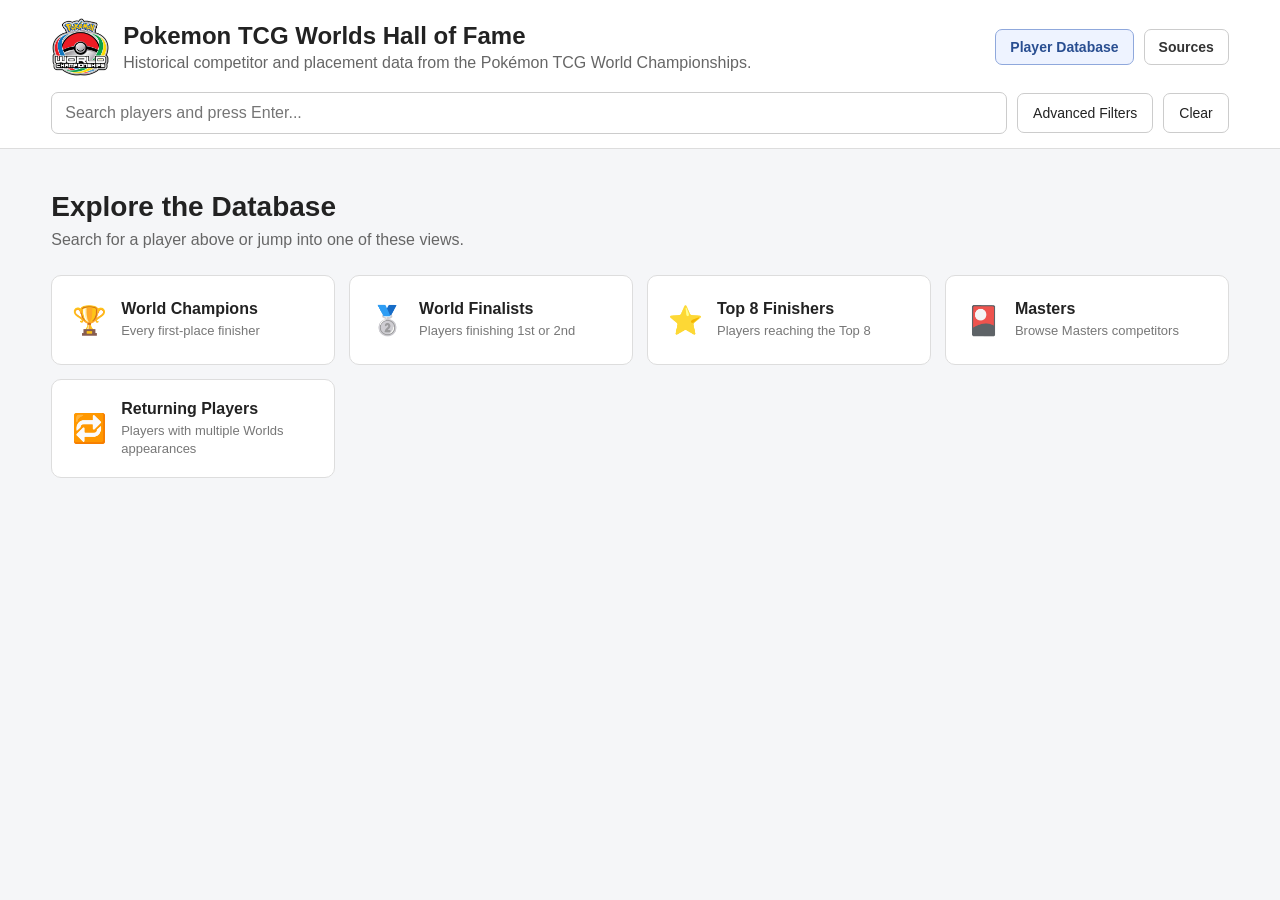
<file: index.html>
<!DOCTYPE html>
<html lang="en">

<head>
    <meta charset="UTF-8">

    <meta
        name="viewport"
        content="width=device-width, initial-scale=1.0"
    >

    <title>Pokemon TCG Worlds Hall of Fame</title>

    <link
        rel="stylesheet"
        href="styles.css?v=10"
    >
</head>

<body>

    <header class="site-header">

        <div class="container">

            <div class="header-top">

    <div class="site-title">

        <img
            src="assets/logo.png"
            alt="Pokemon TCG Worlds Hall of Fame logo"
            class="site-logo"
        >

        <div class="site-title-text">

            <h1>
                Pokemon TCG Worlds Hall of Fame
            </h1>

            <p>
                Historical competitor and placement data from the
                Pokémon TCG World Championships.
            </p>

        </div>

    </div>


    <nav class="header-nav">

        <a
            href="index.html"
            class="header-nav-button active"
        >
            Player Database
        </a>

        <a
            href="sources.html"
            class="header-nav-button"
        >
            Sources
        </a>

    </nav>

</div>


            <section class="controls">

                <input
                    type="search"
                    id="search"
                    placeholder="Search players and press Enter..."
                    aria-label="Search players"
                >


                <button
                    id="advancedFiltersButton"
                    class="advanced-filter-button"
                    type="button"
                    aria-expanded="false"
                    aria-controls="advancedFilters"
                >
                    Advanced Filters
                </button>


                <button
                    id="clearFilters"
                    class="clear-button"
                    type="button"
                >
                    Clear
                </button>

            </section>


            <section
                id="advancedFilters"
                class="advanced-filters"
                hidden
            >

                <div class="advanced-filter-group">

                    <label for="yearFilter">
                        Year
                    </label>

                    <select id="yearFilter">

                        <option value="">
                            All Years
                        </option>

                    </select>

                </div>


                <div class="advanced-filter-group">

                    <label for="divisionFilter">
                        Division
                    </label>

                    <select id="divisionFilter">

                        <option value="">
                            All Divisions
                        </option>

                        <option value="Juniors">
                            Juniors
                        </option>

                        <option value="Seniors">
                            Seniors
                        </option>

                        <option value="Masters">
                            Masters
                        </option>

                    </select>

                </div>


                <div class="advanced-filter-group">

                    <label for="countryFilter">
                        Country
                    </label>

                    <select id="countryFilter">

                        <option value="">
                            All Countries
                        </option>

                    </select>

                </div>


                <div class="advanced-filter-group badge-filter-group">

                    <label>
                        Badges
                    </label>

                    <p class="filter-help">
                        Selecting multiple badges requires a player to
                        have all selected badges.
                    </p>

                    <div
                        id="badgeFilters"
                        class="badge-filter-list"
                    >
                    </div>

                </div>


                <div class="advanced-filter-group column-filter-group">

                    <label>
                        Displayed Columns
                    </label>

                    <p class="filter-help">
                        Player Name is always shown. Choose which additional
                        career statistics to display.
                    </p>

                    <div
                        id="columnFilters"
                        class="column-filter-list"
                    >
                    </div>

                </div>

            </section>

        </div>

    </header>


    <main class="container">

        <section
            id="landing"
            class="landing"
        >

            <h2>
                Explore the Database
            </h2>

            <p>
                Search for a player above or jump into one of these
                views.
            </p>


            <div class="suggestion-grid">

                <button
                    type="button"
                    class="suggestion-card"
                    data-preset="champions"
                >

                    <span class="suggestion-icon">
                        🏆
                    </span>

                    <span>
                        <strong>World Champions</strong>
                        <small>Every first-place finisher</small>
                    </span>

                </button>


                <button
                    type="button"
                    class="suggestion-card"
                    data-preset="finalists"
                >

                    <span class="suggestion-icon">
                        🥈
                    </span>

                    <span>
                        <strong>World Finalists</strong>
                        <small>Players finishing 1st or 2nd</small>
                    </span>

                </button>


                <button
                    type="button"
                    class="suggestion-card"
                    data-preset="top8"
                >

                    <span class="suggestion-icon">
                        ⭐
                    </span>

                    <span>
                        <strong>Top 8 Finishers</strong>
                        <small>Players reaching the Top 8</small>
                    </span>

                </button>


                <button
                    type="button"
                    class="suggestion-card"
                    data-division="Masters"
                >

                    <span class="suggestion-icon">
                        🎴
                    </span>

                    <span>
                        <strong>Masters</strong>
                        <small>Browse Masters competitors</small>
                    </span>

                </button>


                <button
                    type="button"
                    class="suggestion-card"
                    data-preset="returning"
                >

                    <span class="suggestion-icon">
                        🔁
                    </span>

                    <span>
                        <strong>Returning Players</strong>
                        <small>Players with multiple Worlds appearances</small>
                    </span>

                </button>

            </div>

        </section>


        <section
            id="resultsSection"
            class="results-section"
            hidden
        >

            <div class="results-heading">

                <h2>
                    Players
                </h2>

                <p
                    id="resultCount"
                    aria-live="polite"
                ></p>

            </div>


            <div class="table-wrapper">

                <table>

                    <thead>
                        <tr id="resultsHeader">
                        </tr>
                    </thead>

                    <tbody id="results">
                    </tbody>

                </table>

            </div>

        </section>

    </main>


    <script src="shared.js?v=10"></script>
    <script src="app.js?v=10"></script>

</body>

</html>
</file>
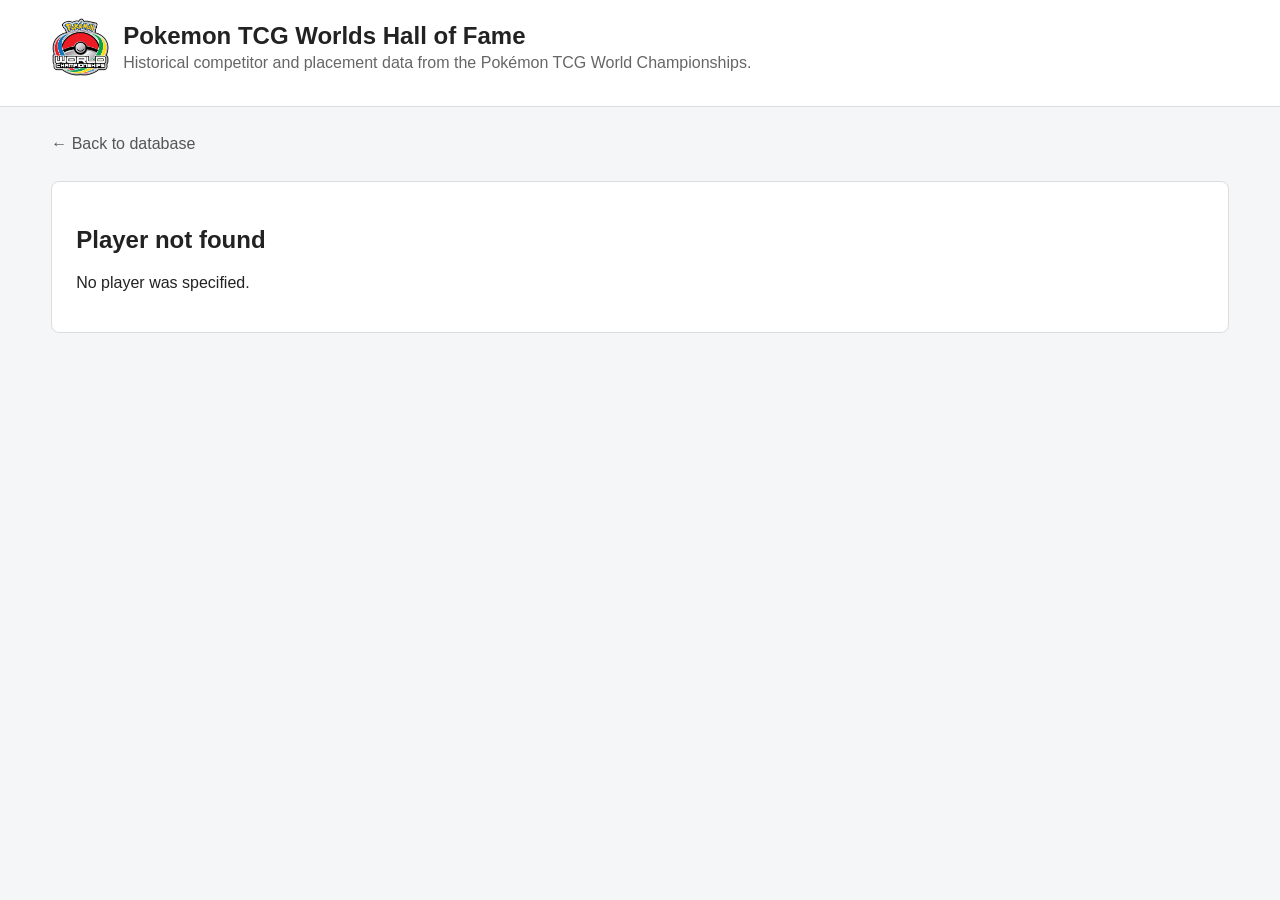
<file: player.html>
<!DOCTYPE html>
<html lang="en">

<head>

    <meta charset="UTF-8">

    <meta
        name="viewport"
        content="width=device-width, initial-scale=1.0"
    >

    <title>
        Player Profile | Pokémon TCG Worlds Hall of Fame
    </title>

    <link
        rel="stylesheet"
        href="styles.css?v=7"
    >

</head>

<body>

    <header class="site-header profile-site-header">

        <div class="container">

            <div class="site-title">

                <img
                    src="assets/logo.png"
                    alt="Pokemon TCG Worlds Hall of Fame logo"
                    class="site-logo"
                >

                <div class="site-title-text">

                    <h1>
                        Pokemon TCG Worlds Hall of Fame
                    </h1>

                    <p>
                        Historical competitor and placement data from the
                        Pokémon TCG World Championships.
                    </p>

                </div>

            </div>

        </div>

    </header>


    <main class="container profile-main">

        <a
            id="backLink"
            class="back-link"
            href="index.html"
        >
            ← Back to database
        </a>


        <div id="profile">

            <p>
                Loading player...
            </p>

        </div>

    </main>


    <script src="shared.js?v=10"></script>
    <script src="player.js?v=10"></script>

</body>

</html>
</file>
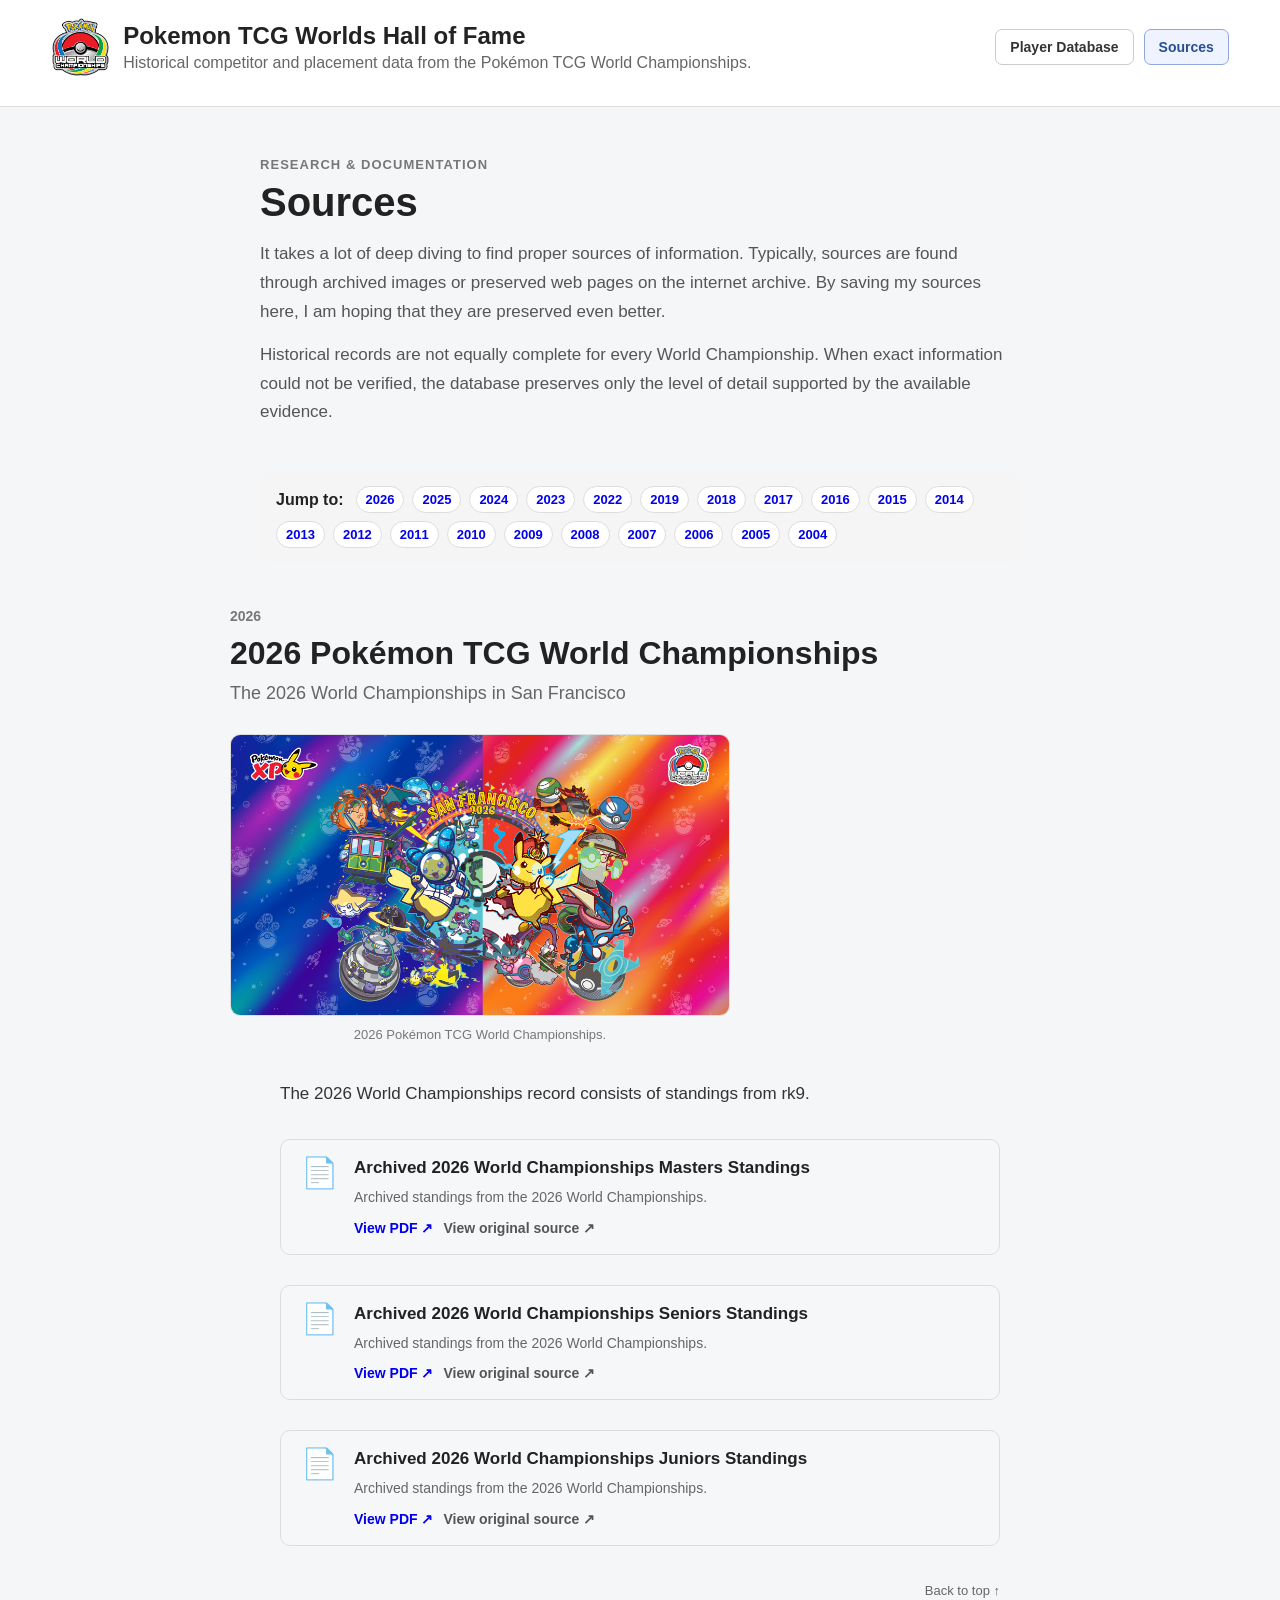
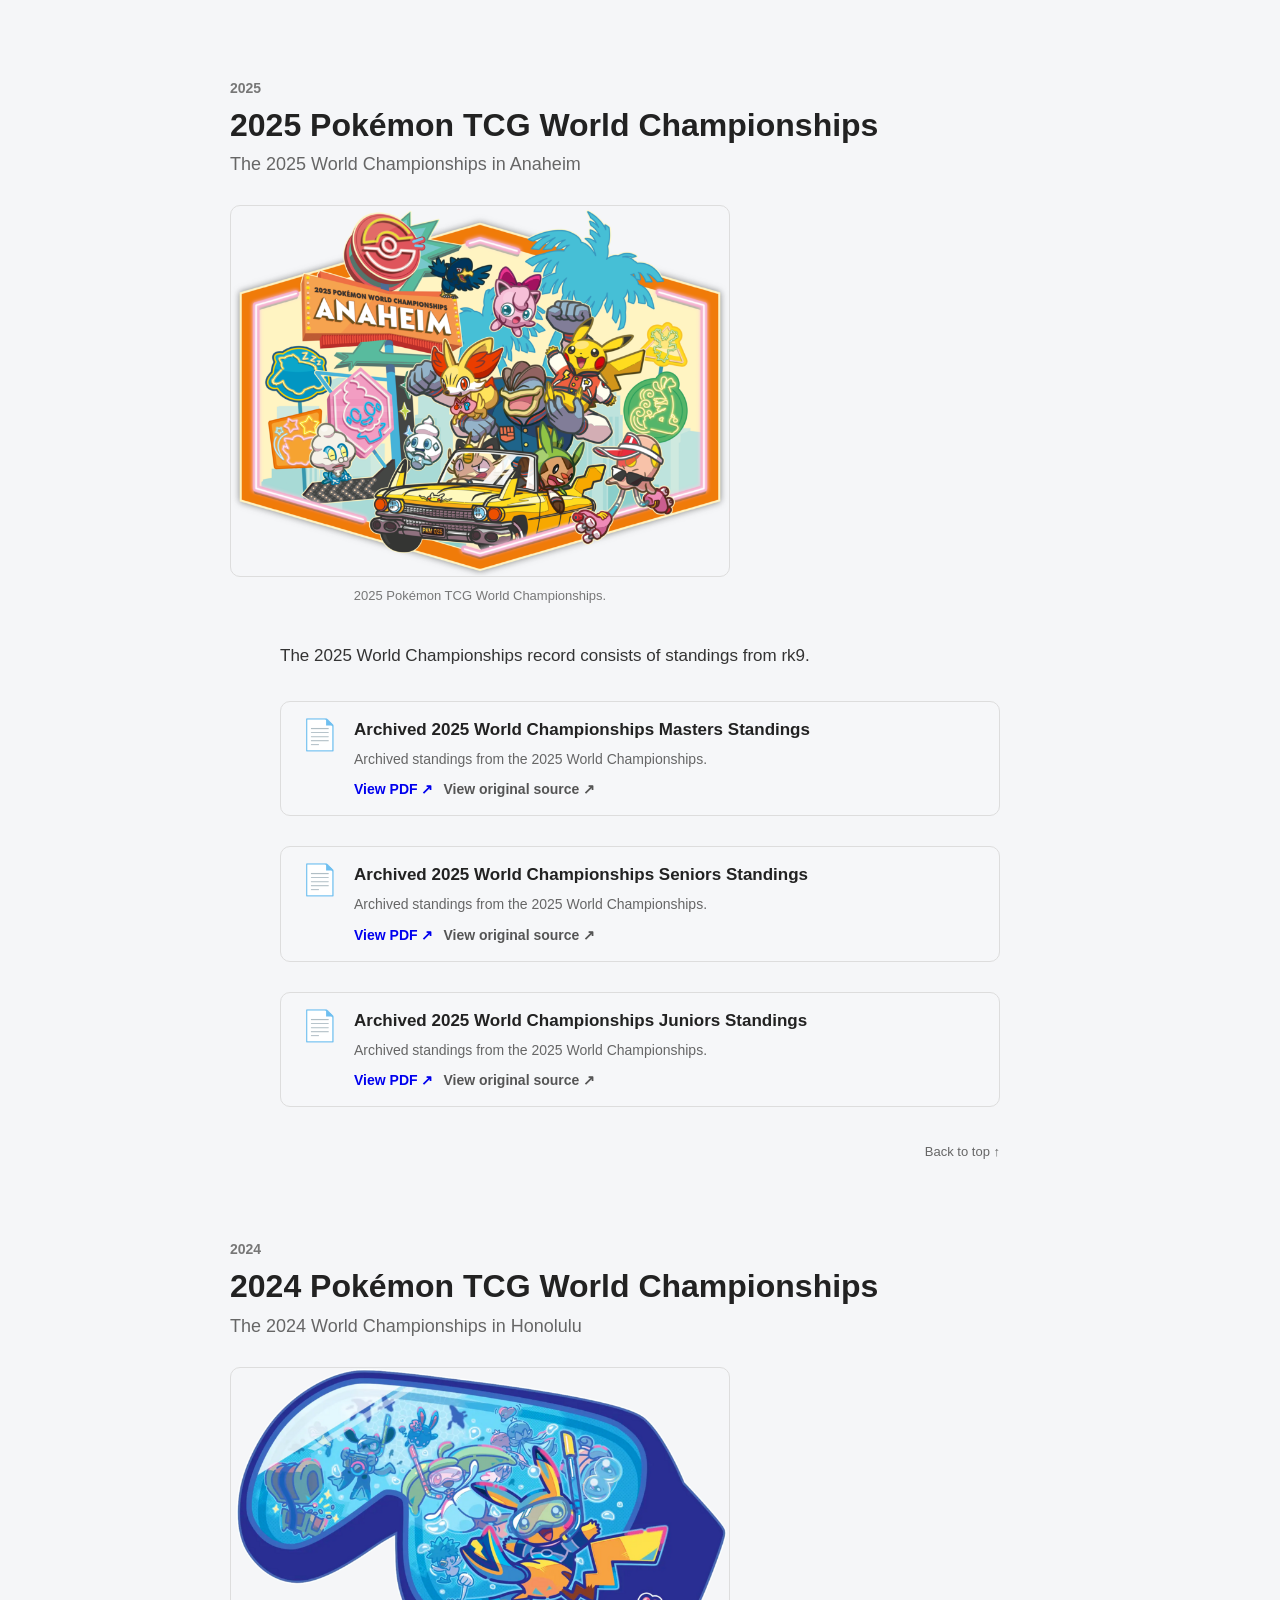
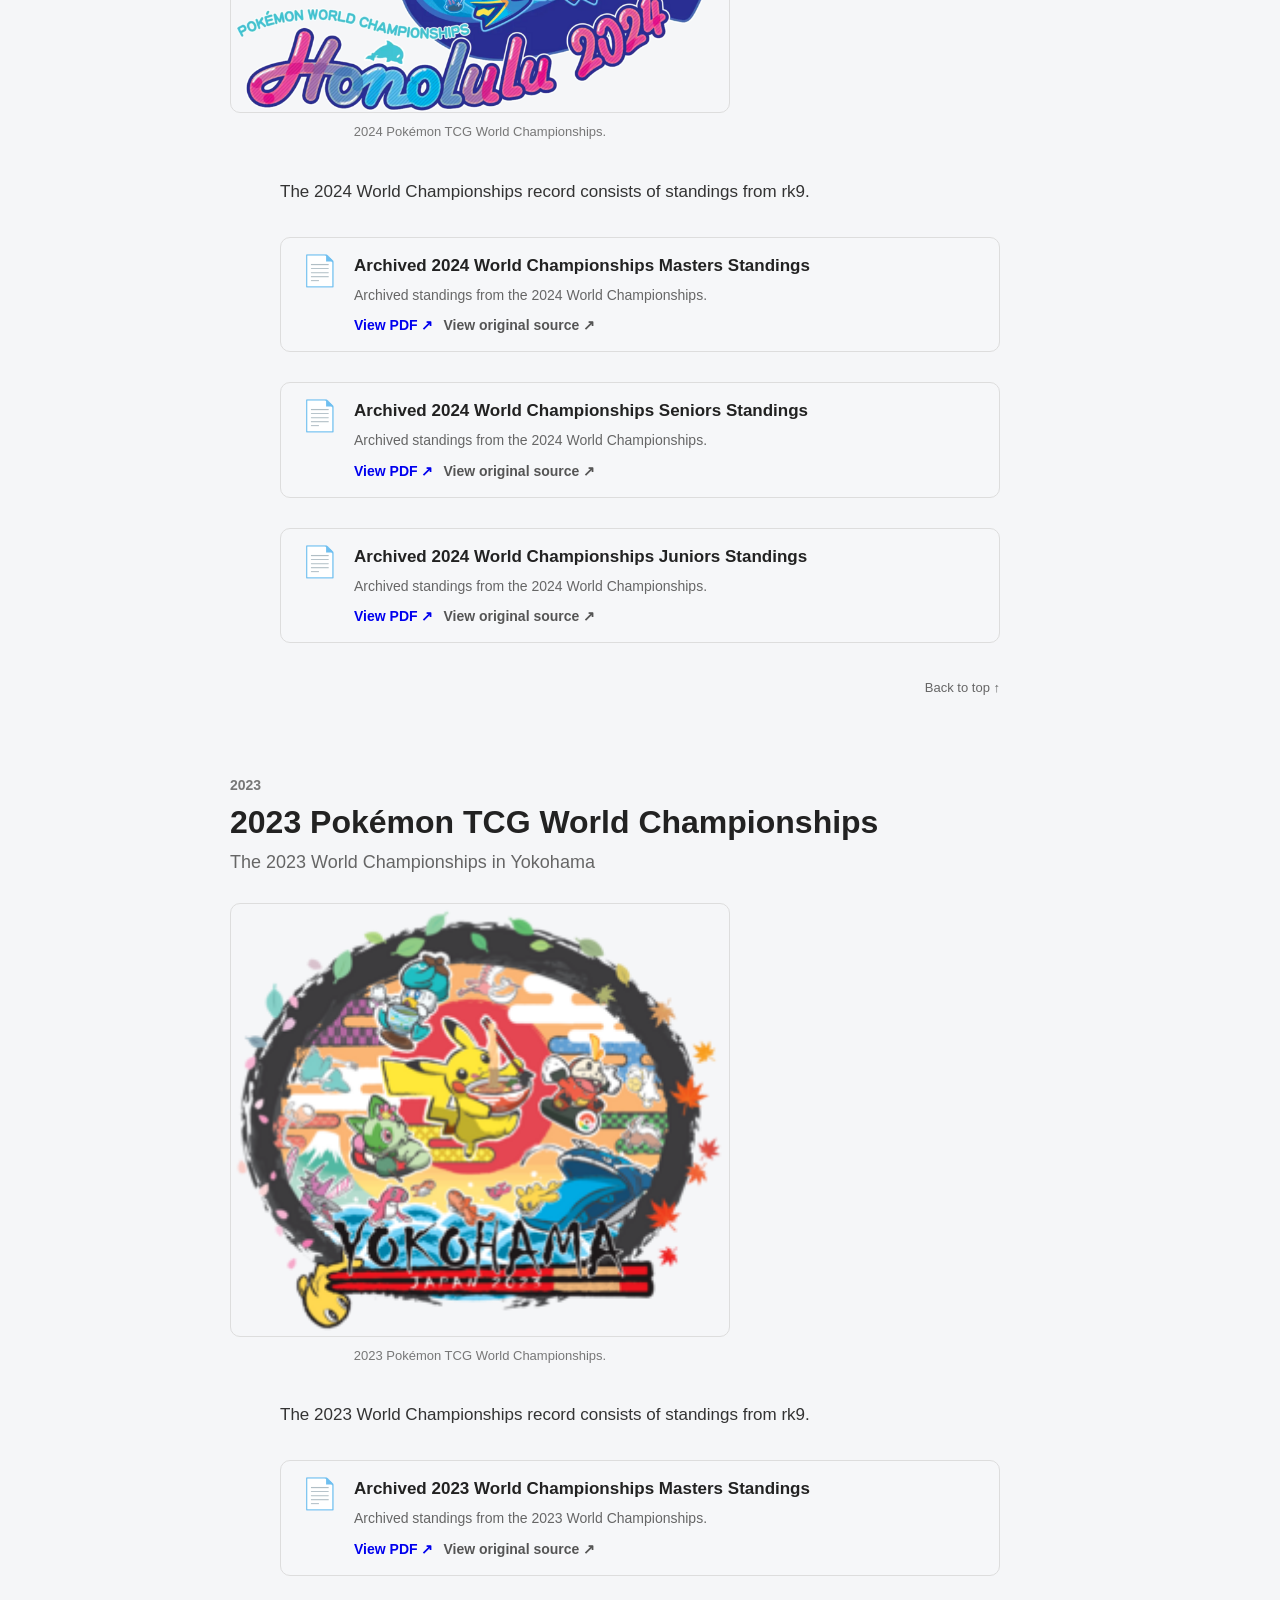
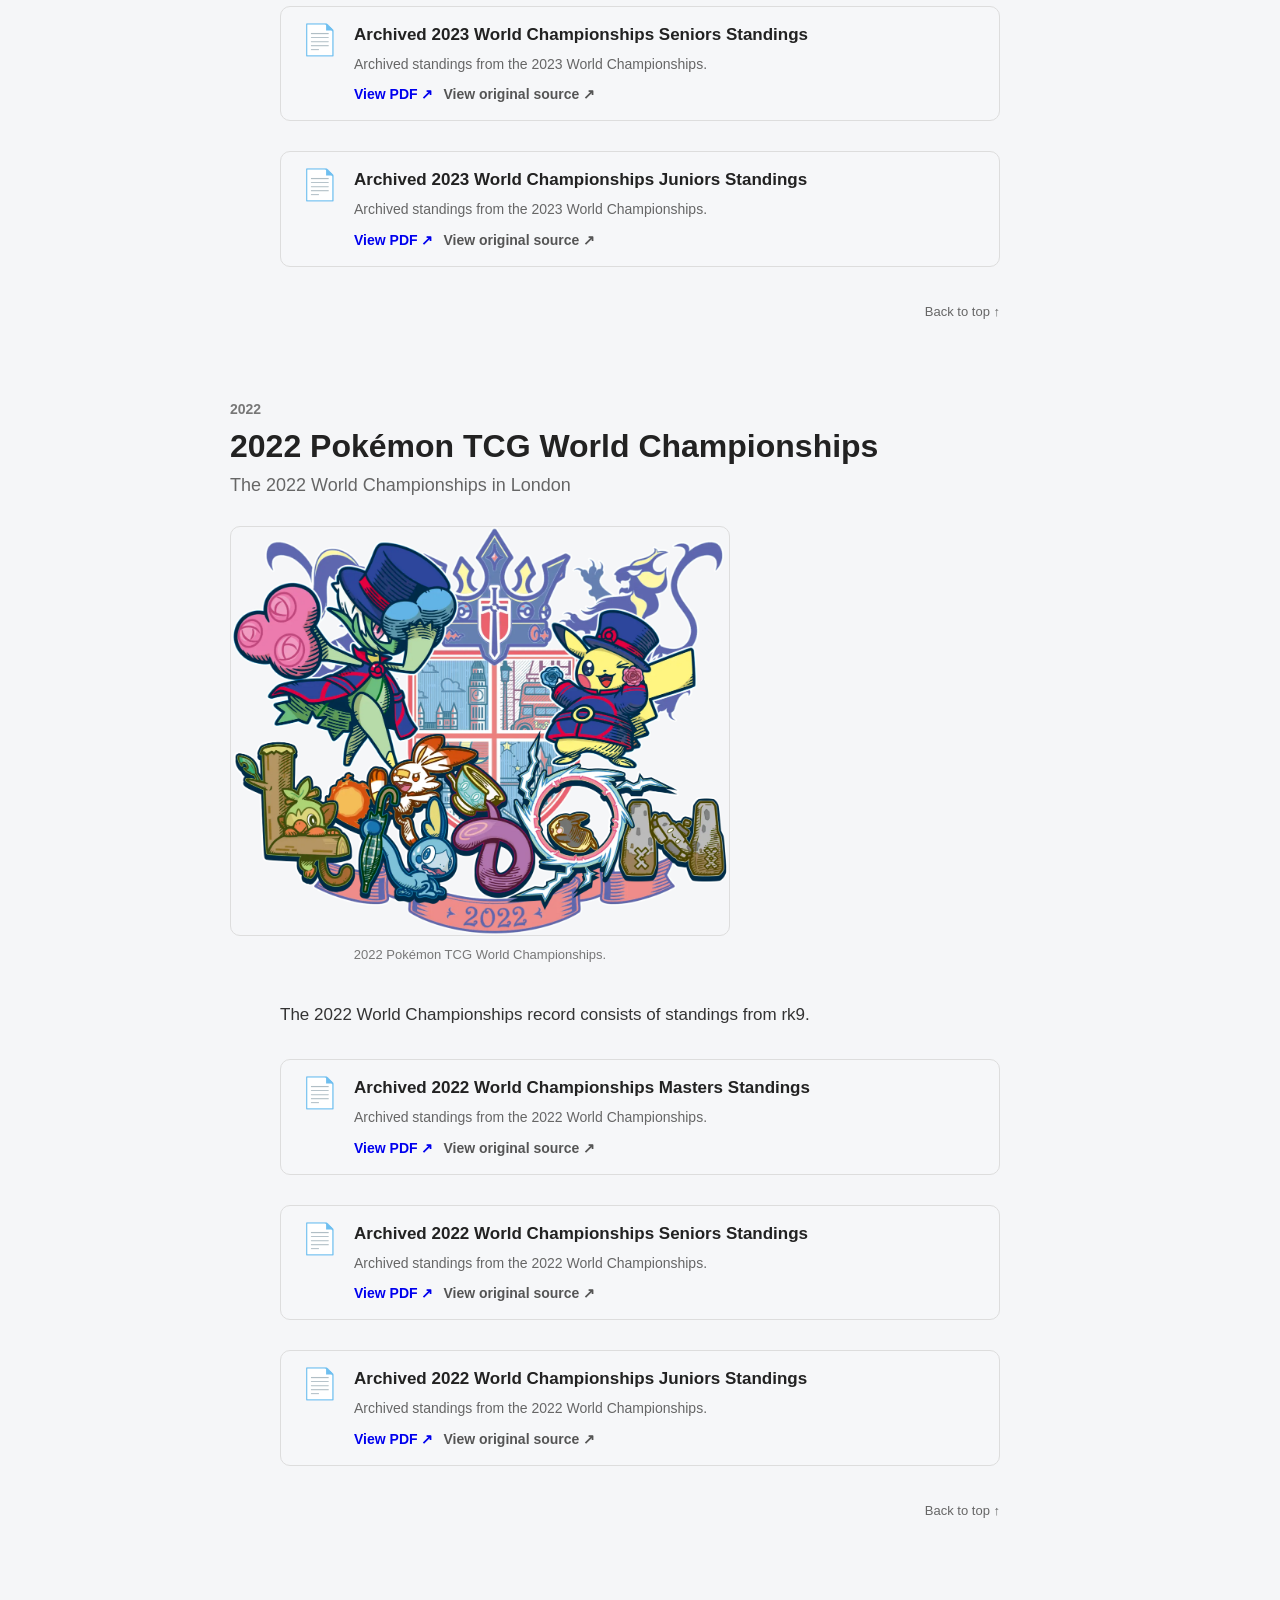
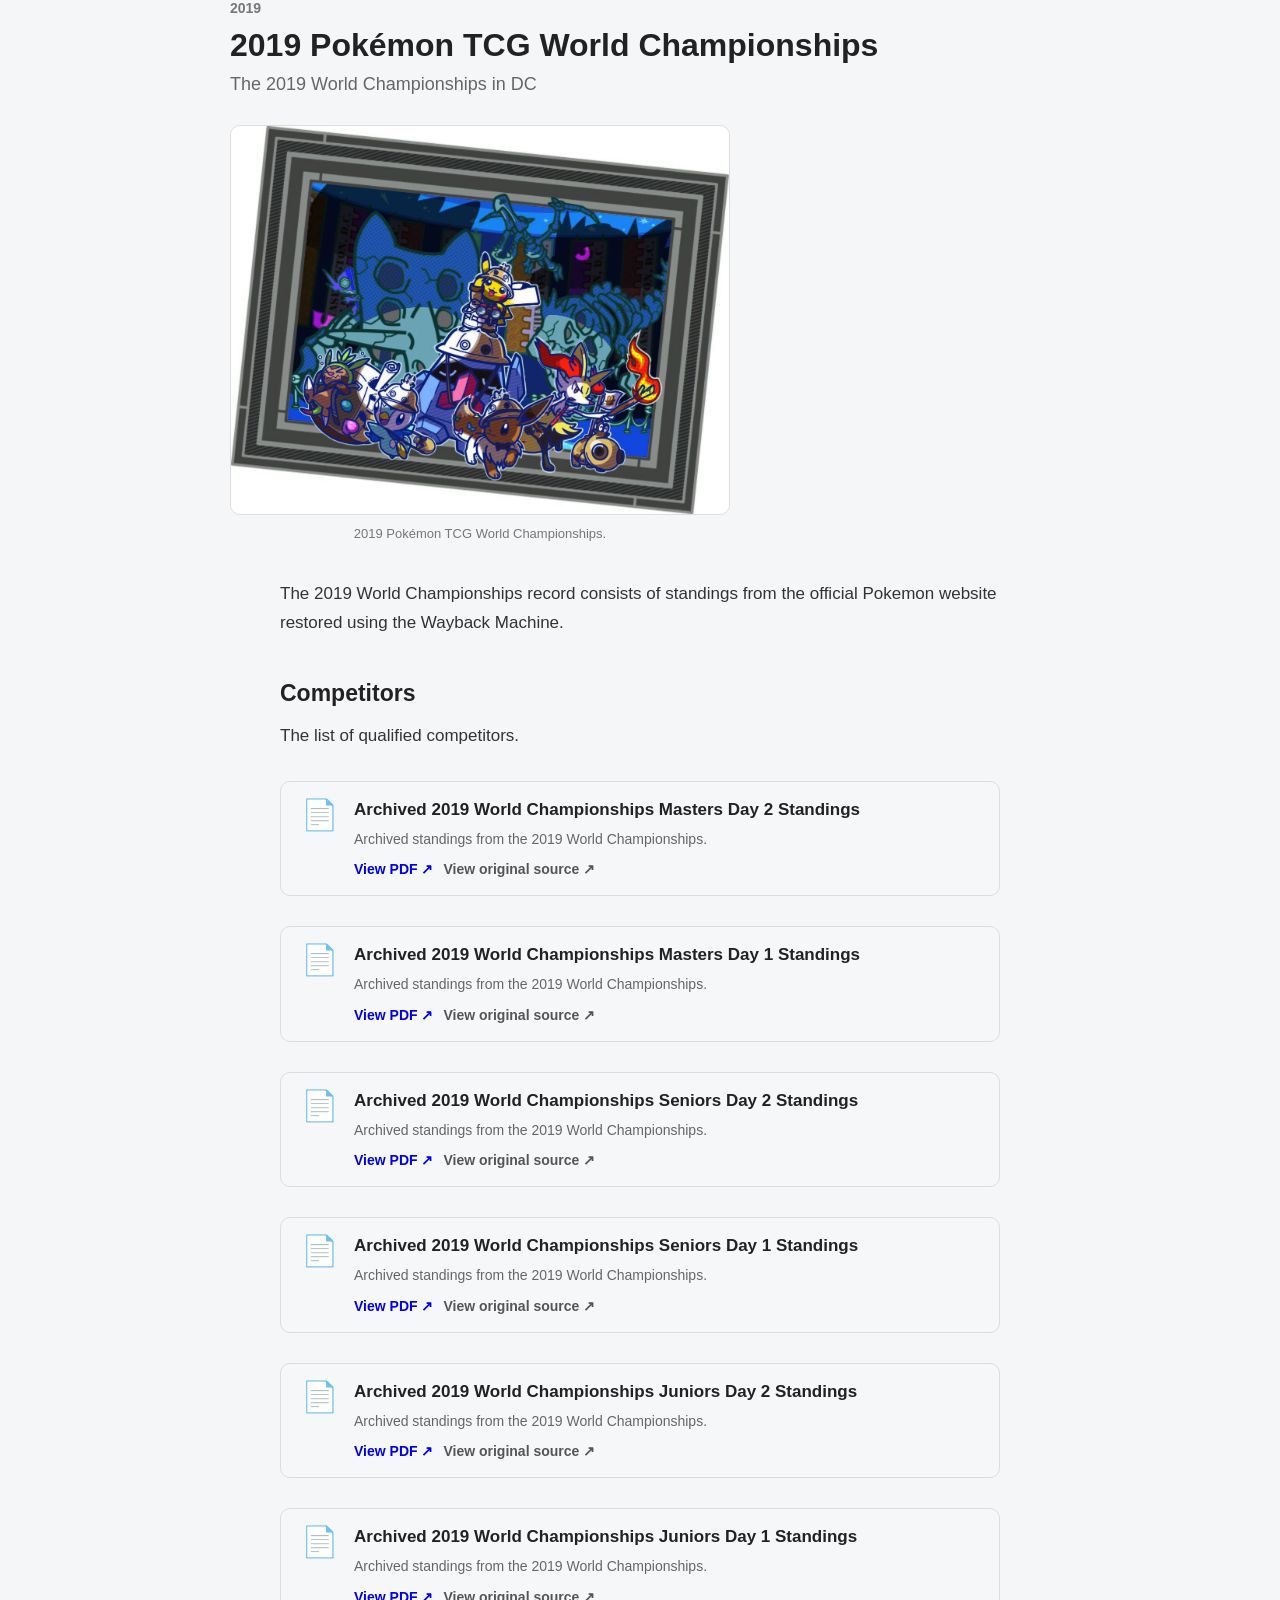
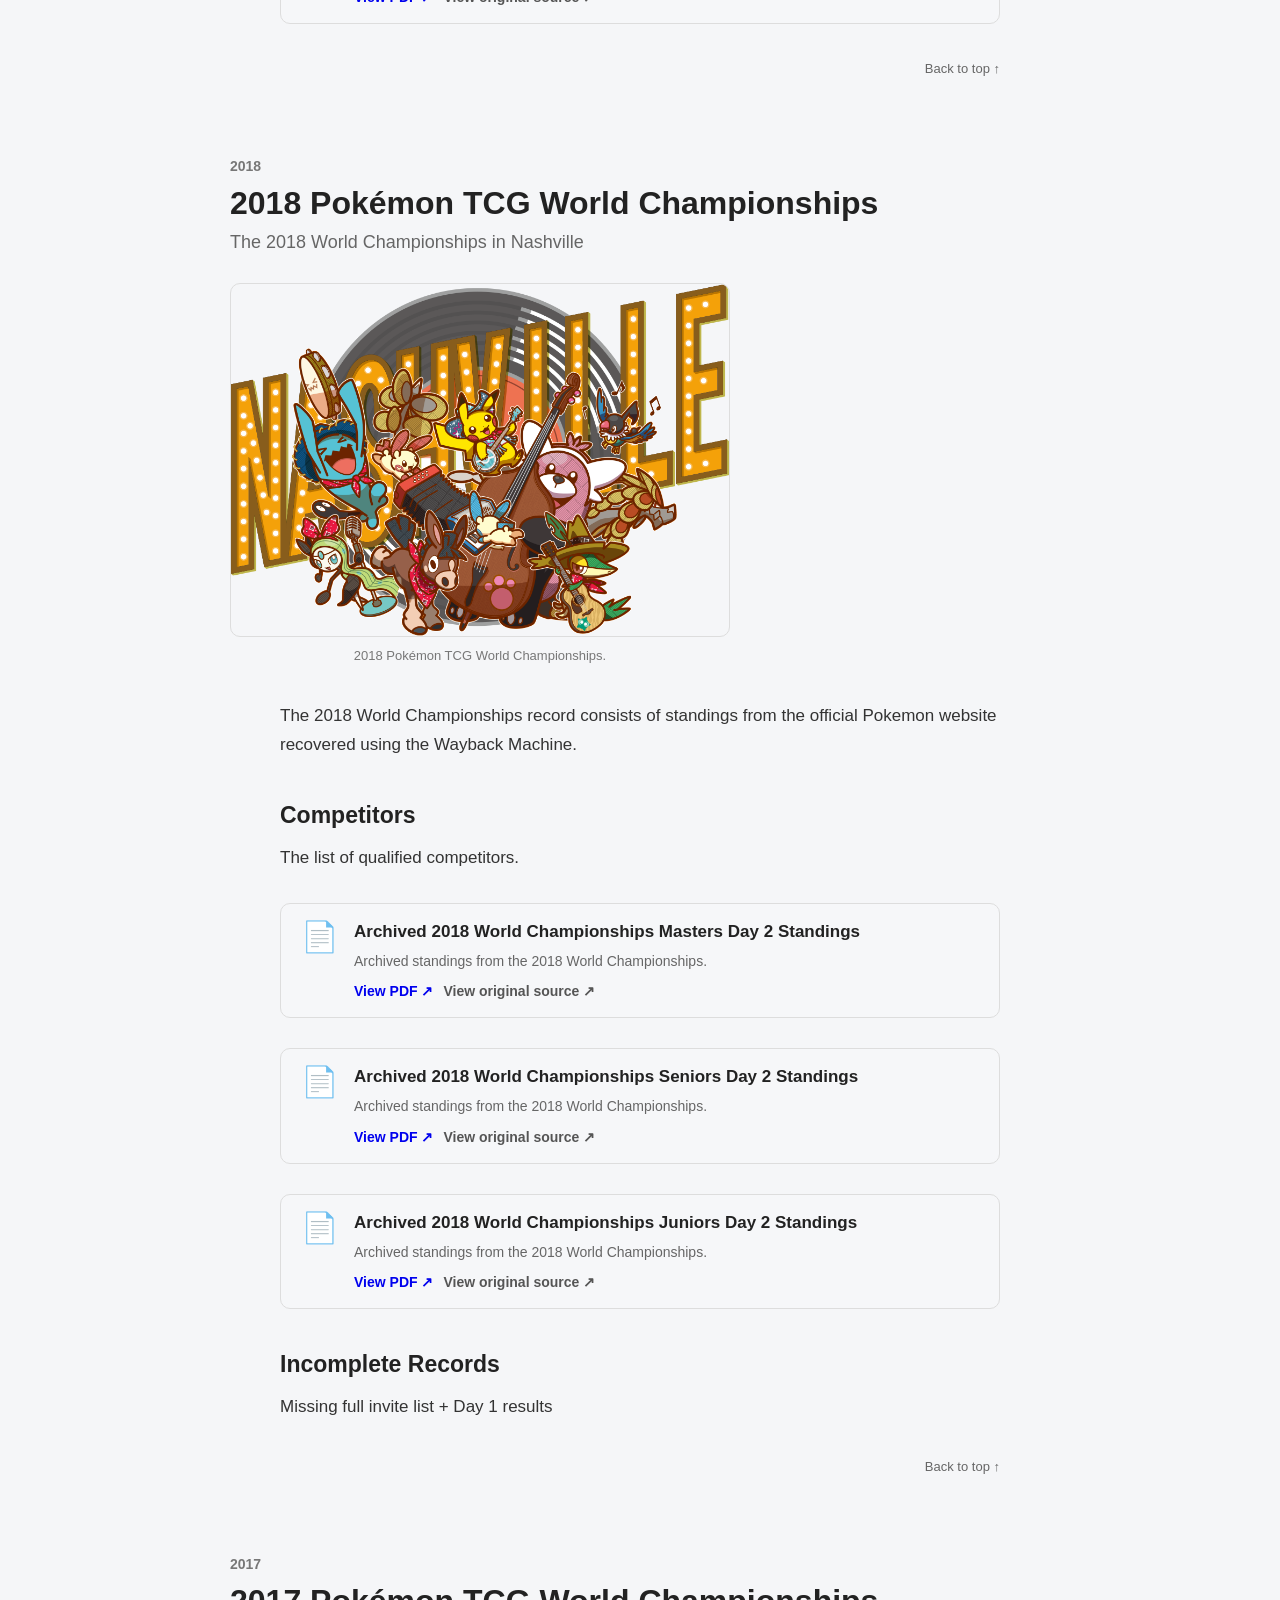
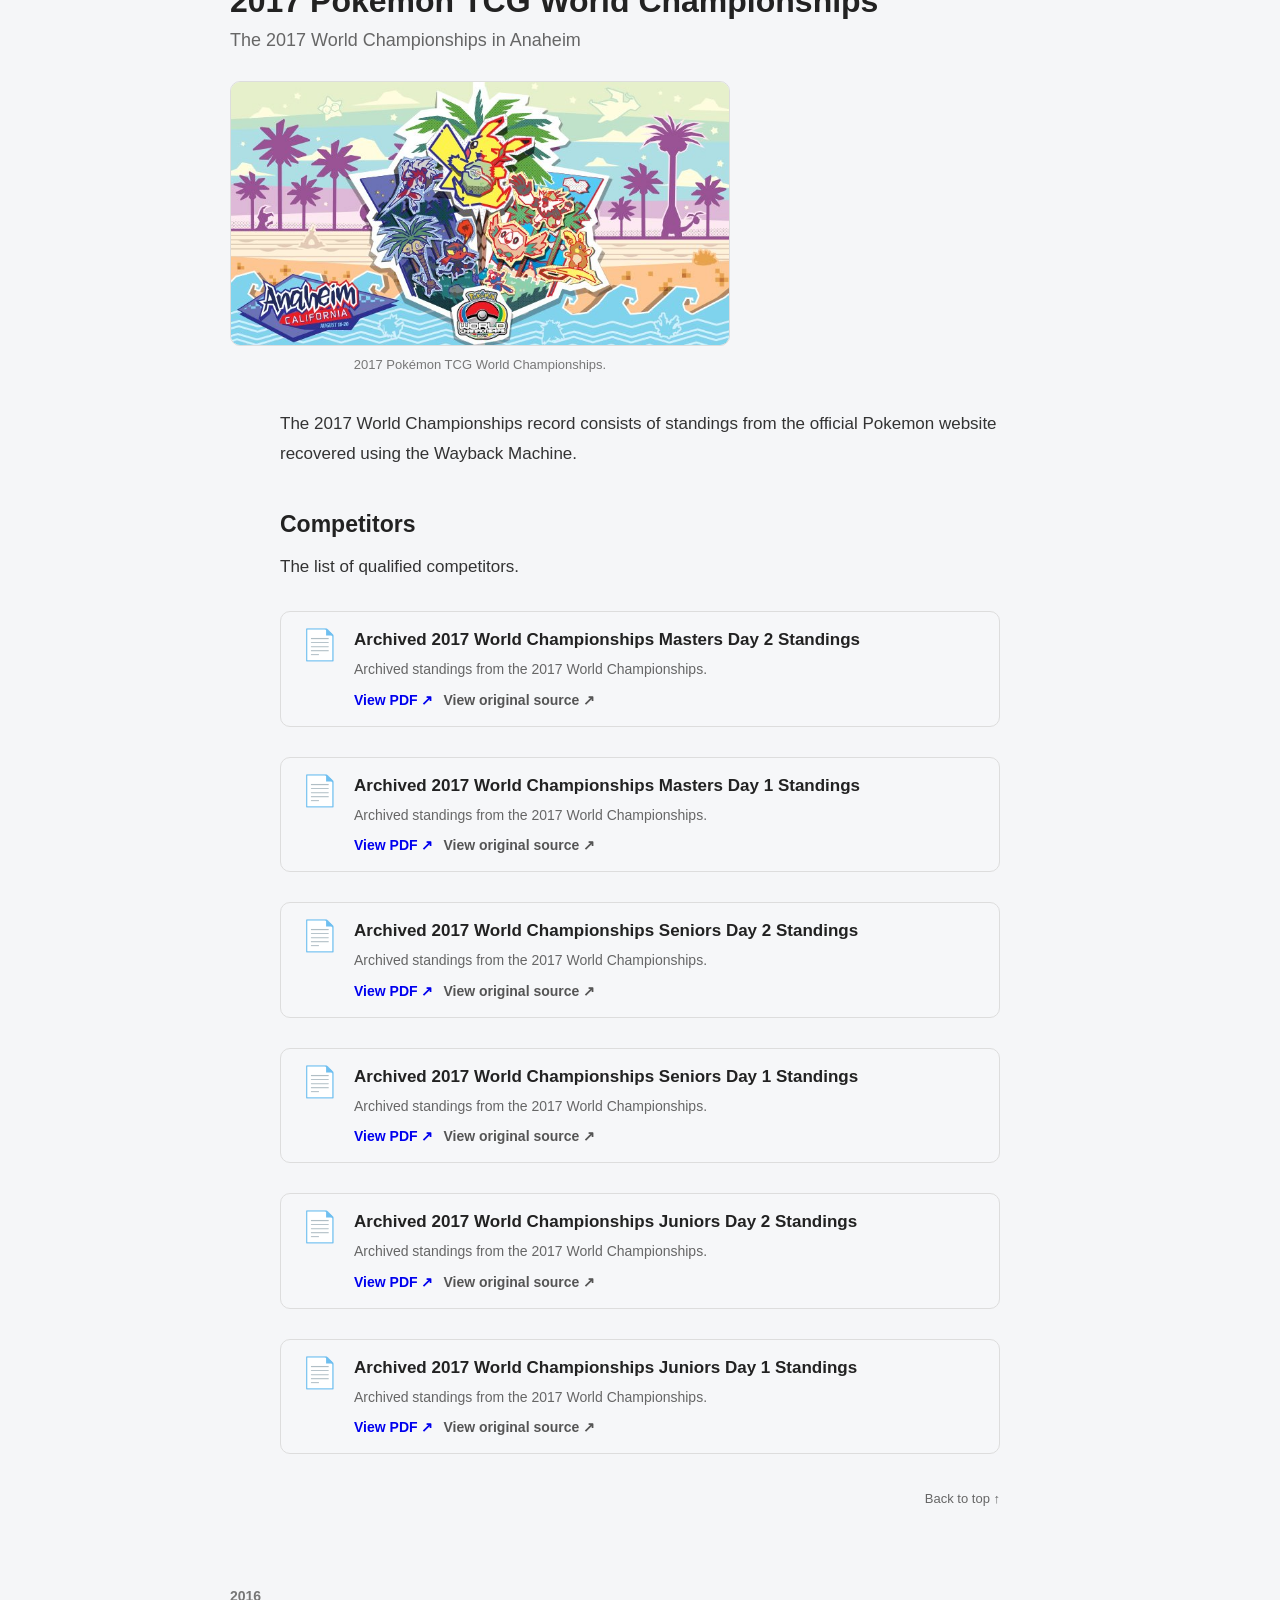
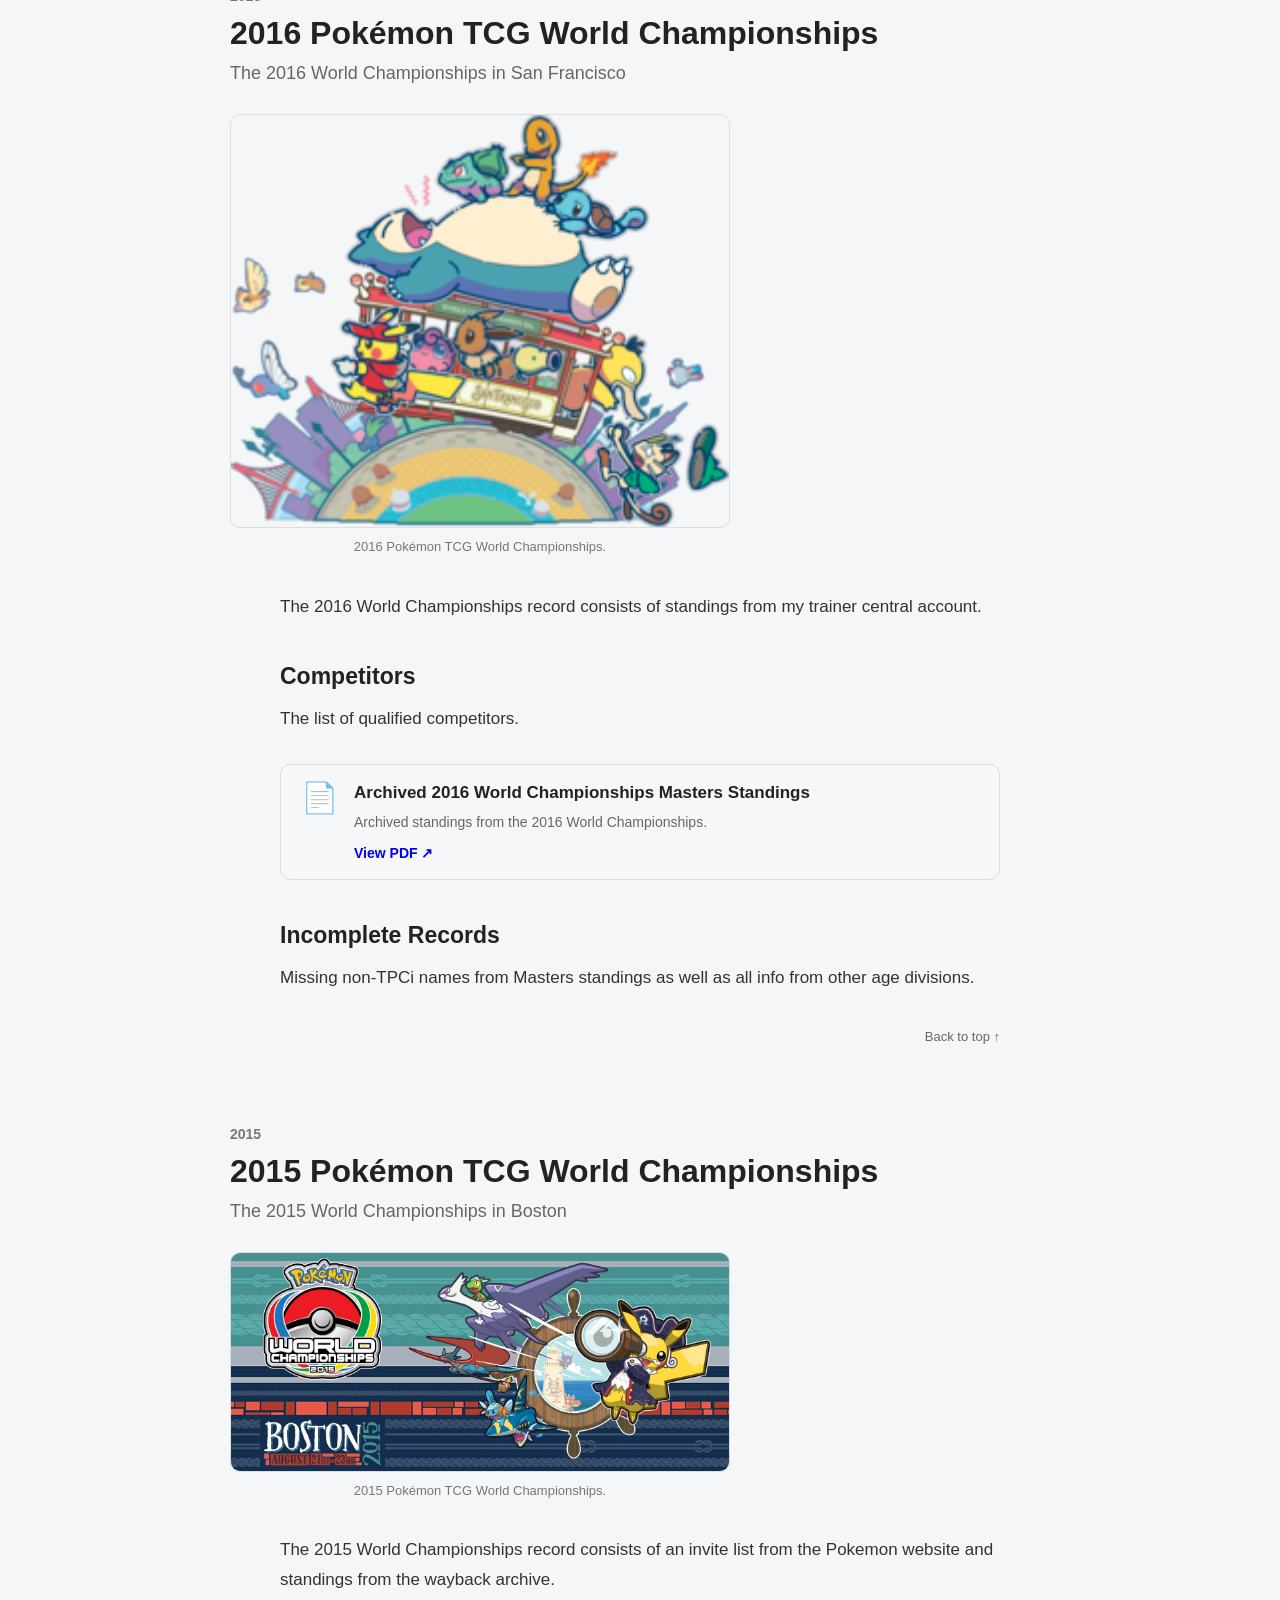
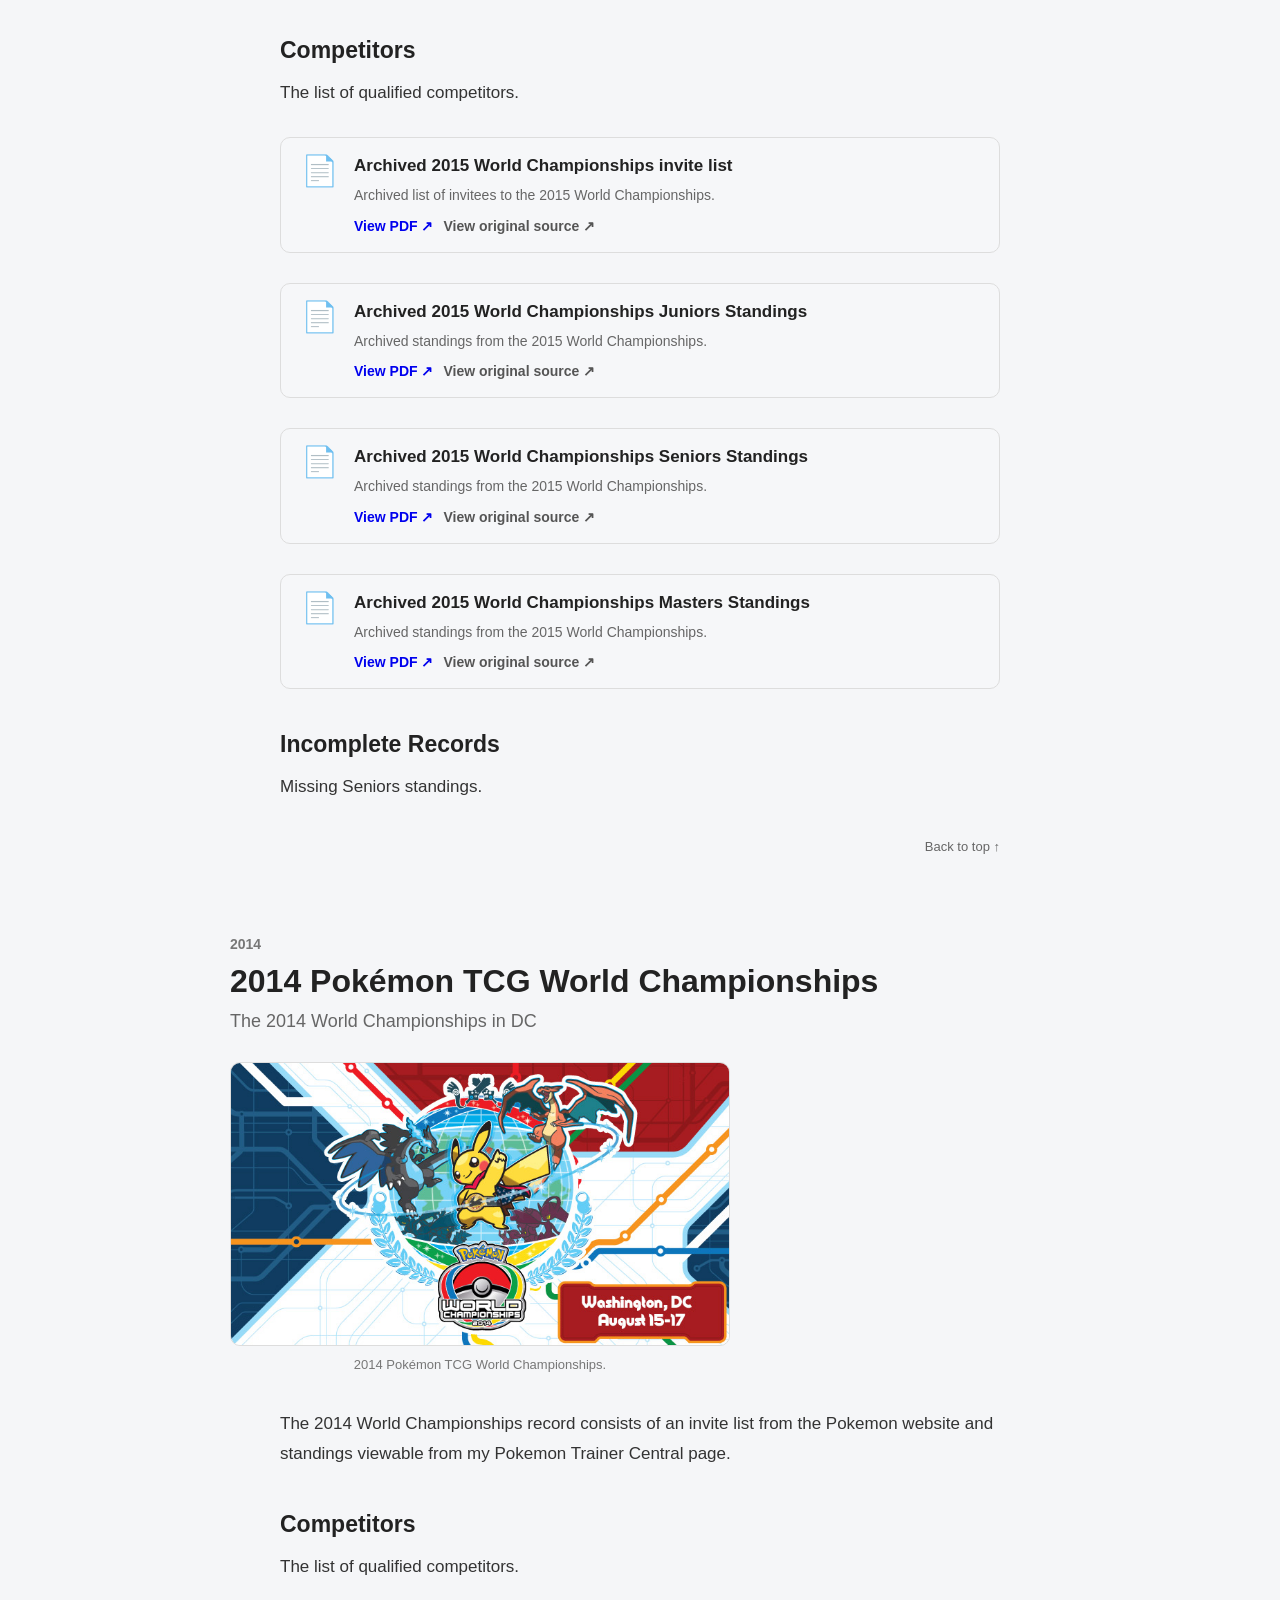
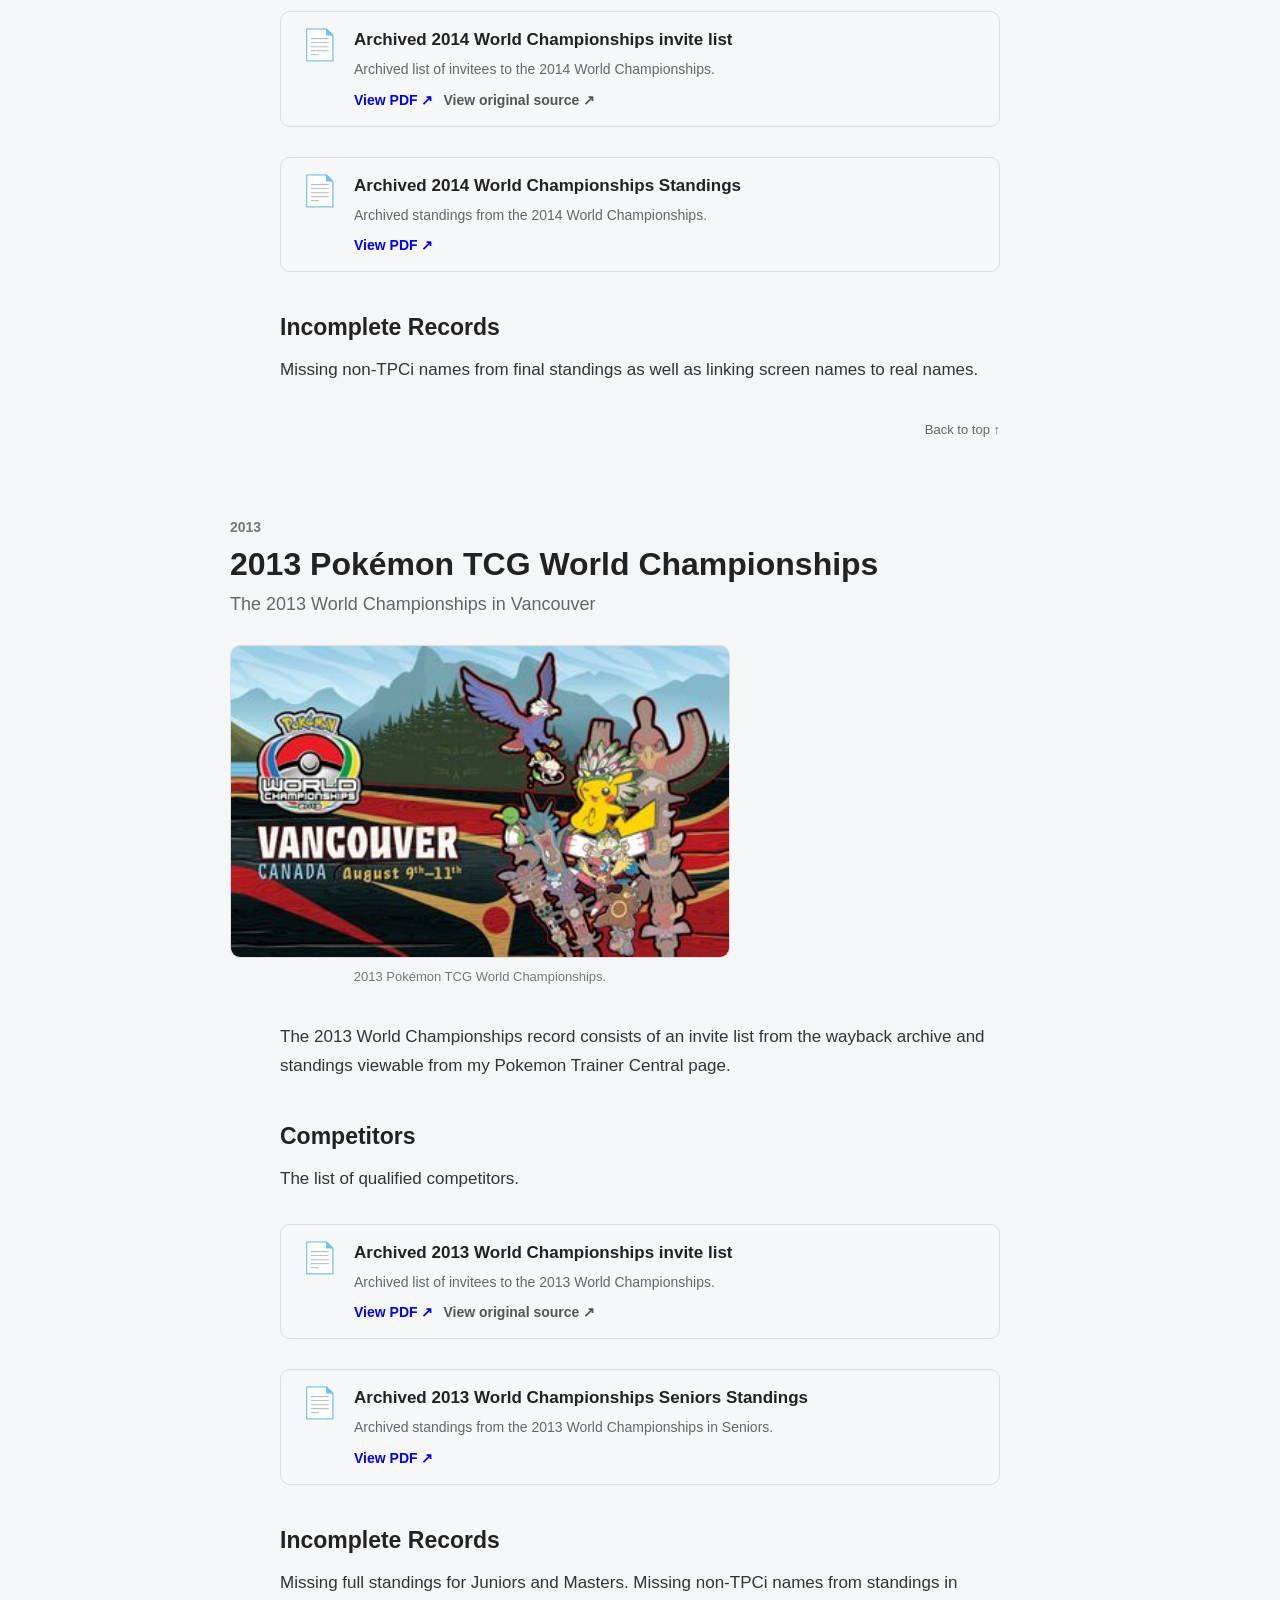
<file: sources.html>
<!DOCTYPE html>
<html lang="en">

<head>

    <meta charset="UTF-8">

    <meta
        name="viewport"
        content="width=device-width, initial-scale=1.0"
    >

    <title>
        Sources | Pokemon TCG Worlds Hall of Fame
    </title>

    <link
        rel="stylesheet"
        href="styles.css?v=12"
    >

</head>


<body>

    <header class="site-header profile-site-header">

    <div class="container">

        <div class="header-top">

            <div class="site-title">

                <img
                    src="assets/logo.png"
                    alt="Pokemon TCG Worlds Hall of Fame logo"
                    class="site-logo"
                >

                <div class="site-title-text">

                    <h1>
                        Pokemon TCG Worlds Hall of Fame
                    </h1>

                    <p>
                        Historical competitor and placement data from the
                        Pokémon TCG World Championships.
                    </p>

                </div>

            </div>


            <nav class="header-nav">

                <a
                    href="index.html"
                    class="header-nav-button"
                >
                    Player Database
                </a>

                <a
                    href="sources.html"
                    class="header-nav-button active"
                >
                    Sources
                </a>

            </nav>

        </div>

    </div>

</header>


    <main class="container sources-page">

        <header class="sources-page-header">

            <p class="sources-eyebrow">
                Research & Documentation
            </p>

            <h1>
                Sources
            </h1>

            <p class="sources-page-description">
                It takes a lot of deep diving to find proper sources of information. Typically, sources are found through archived images or preserved web pages on the internet archive.
                By saving my sources here, I am hoping that they are preserved even better.
            </p>

            <p class="sources-page-description">
                Historical records are not equally complete for every
                World Championship. When exact information could not be
                verified, the database preserves only the level of detail
                supported by the available evidence.
            </p>

        </header>


        <nav
            id="sourceNavigation"
            class="source-navigation"
        >
        </nav>


        <div
            id="sources"
            class="source-posts"
        >
            Loading sources...
        </div>

    </main>


    <script src="sources.js?v=12"></script>

</body>

</html>
</file>
<file: styles.css>
/* =========================================================
   BASE
   ========================================================= */

* {
    box-sizing: border-box;
}


[hidden] {
    display: none !important;
}


html {
    scroll-behavior: smooth;
}


body {
    margin: 0;

    font-family:
        Arial,
        Helvetica,
        sans-serif;

    background: #f5f6f8;

    color: #222;
}


.container {
    width: min(1200px, 92%);
    margin: 0 auto;
}



/* =========================================================
   HEADER
   ========================================================= */

.site-header {
    position: sticky;
    top: 0;

    z-index: 100;

    background: white;

    border-bottom:
        1px solid #ddd;

    padding:
        18px 0 14px;
}


.profile-site-header {
    position: relative;
}


.site-title {
    display: flex;
    align-items: center;
    gap: 14px;

    margin-bottom: 16px;
}


.site-logo {
    width: 58px;
    height: 58px;

    object-fit: contain;

    flex-shrink: 0;
}


.site-title-text {
    min-width: 0;
}


.site-title h1 {
    margin: 0 0 4px;

    font-size: 24px;
}


.site-title p {
    margin: 0;

    color: #666;
}



/* =========================================================
   MAIN SEARCH CONTROLS
   ========================================================= */

.controls {
    display: flex;

    gap: 10px;

    align-items: center;

    flex-wrap: wrap;

    margin: 0;
}


.controls input {
    flex: 1;

    min-width: 240px;

    padding:
        11px 13px;

    border:
        1px solid #ccc;

    border-radius: 7px;

    background: white;

    font-size: 16px;
}


.controls input:focus,
.advanced-filter-group select:focus {
    outline:
        2px solid #7e9cd2;

    outline-offset: 1px;
}


.advanced-filter-button,
.clear-button {
    padding:
        11px 15px;

    border:
        1px solid #ccc;

    border-radius: 7px;

    background: white;

    color: #222;

    font-size: 14px;

    cursor: pointer;
}


.advanced-filter-button:hover,
.clear-button:hover {
    background: #f2f2f2;
}



/* =========================================================
   ADVANCED FILTERS
   ========================================================= */

.advanced-filters {
    display: grid;

    grid-template-columns:
        repeat(
            3,
            minmax(
                160px,
                1fr
            )
        );

    gap: 16px;

    padding-top: 15px;

    margin-top: 15px;

    border-top:
        1px solid #eee;
}


.advanced-filter-group {
    display: flex;

    flex-direction: column;

    gap: 6px;
}


.advanced-filter-group > label {
    font-size: 12px;

    font-weight: 700;

    color: #666;

    text-transform: uppercase;

    letter-spacing: 0.04em;
}


.advanced-filter-group select {
    width: 100%;

    padding:
        10px 12px;

    border:
        1px solid #ccc;

    border-radius: 6px;

    background: white;

    font-size: 15px;
}


.badge-filter-group {
    grid-column:
        1 / -1;
}


.filter-help {
    margin: 0;

    color: #777;

    font-size: 12px;
}


.badge-filter-list {
    display: flex;

    flex-wrap: wrap;

    gap: 8px;

    margin-top: 3px;
}


.badge-filter-option {
    display: inline-flex;

    align-items: center;

    gap: 7px;

    padding:
        8px 11px;

    border:
        1px solid #ddd;

    border-radius: 999px;

    background: white;

    font-size: 13px;

    cursor: pointer;

    user-select: none;
}


.badge-filter-option:hover {
    border-color: #aaa;
}


.badge-filter-option:has(
    input:checked
) {
    background: #eef3ff;

    border-color: #8fa8dc;
}


.badge-filter-option input {
    margin: 0;

    cursor: pointer;
}



/* =========================================================
   LANDING PAGE
   ========================================================= */

.landing {
    padding:
        42px 0 50px;
}


.landing h2 {
    margin:
        0 0 8px;

    font-size: 28px;
}


.landing > p {
    margin:
        0 0 26px;

    color: #666;
}


.suggestion-grid {
    display: grid;

    grid-template-columns:
        repeat(
            auto-fit,
            minmax(
                240px,
                1fr
            )
        );

    gap: 14px;
}


.suggestion-card {
    display: flex;

    align-items: center;

    gap: 14px;

    min-height: 90px;

    padding: 20px;

    border:
        1px solid #ddd;

    border-radius: 10px;

    background: white;

    color: #222;

    text-align: left;

    cursor: pointer;

    transition:
        border-color 0.15s ease,
        transform 0.15s ease;
}


.suggestion-card:hover {
    border-color: #aaa;

    transform:
        translateY(-2px);
}


.suggestion-card:focus-visible {
    outline:
        2px solid #7e9cd2;

    outline-offset: 2px;
}


.suggestion-icon {
    font-size: 28px;

    flex-shrink: 0;
}


.suggestion-card > span:last-child {
    display: flex;

    flex-direction: column;

    gap: 4px;
}


.suggestion-card strong {
    font-size: 16px;
}


.suggestion-card small {
    color: #777;

    font-size: 13px;

    line-height: 1.35;
}



/* =========================================================
   RESULTS
   ========================================================= */

.results-section {
    padding:
        30px 0 50px;
}


.results-heading {
    display: flex;

    align-items: baseline;

    justify-content:
        space-between;

    gap: 15px;

    margin-bottom: 15px;
}


.results-heading h2 {
    margin: 0;
}


.results-heading #resultCount {
    margin: 0;

    color: #666;
}


.table-wrapper {
    overflow-x: auto;

    background: white;

    border:
        1px solid #ddd;

    border-radius: 9px;
}


table {
    width: 100%;

    border-collapse:
        collapse;
}


th,
td {
    padding:
        13px 16px;

    text-align: left;

    vertical-align: top;

    border-bottom:
        1px solid #eee;
}


th {
    background: #fafafa;

    font-weight: 700;

    white-space: nowrap;
}


tbody tr:last-child td {
    border-bottom: none;
}


tbody tr:hover {
    background: #f8f9fb;
}


.player-link {
    color: #2457a7;

    font-weight: 600;

    text-decoration: none;
}


.player-link:hover {
    text-decoration: underline;
}


.years-cell {
    min-width: 130px;
}


.year-list {
    display: block;

    margin-top: 3px;

    color: #777;

    font-size: 12px;

    line-height: 1.4;
}



/* =========================================================
   PLAYER PROFILE
   ========================================================= */

.profile-main {
    padding-top: 28px;
}


.back-link {
    display: inline-block;

    margin-bottom: 28px;

    color: #555;

    text-decoration: none;
}


.back-link:hover {
    text-decoration: underline;
}


.player-header {
    margin-bottom: 28px;
}


.player-header h1 {
    margin:
        0 0 7px;

    font-size: 36px;
}


.player-meta {
    margin: 0;

    color: #555;

    font-size: 18px;
}



/* =========================================================
   PROFILE BADGES
   ========================================================= */

.badge-container {
    display: flex;

    flex-wrap: wrap;

    gap: 9px;

    margin-top: 18px;
}


.achievement-badge {
    display: inline-flex;

    align-items: center;

    gap: 6px;

    padding:
        7px 11px;

    border:
        1px solid #d7d7d7;

    border-radius: 999px;

    background: white;

    font-size: 13px;

    font-weight: 600;

    white-space: nowrap;
}


.badge-icon {
    font-size: 15px;
}


.badge-champion {
    background: #fff7d6;

    border-color: #e4c14e;

    color: #725600;
}


.badge-finalist {
    background: #f1f3f5;

    border-color: #b9bec5;

    color: #50555b;
}


.badge-top4 {
    background: #f7eee4;

    border-color: #c99668;

    color: #704826;
}


.badge-top8 {
    background: #eef3ff;

    border-color: #aabce5;

    color: #3c527f;
}


.badge-streak {
    background: #fff0e8;

    border-color: #e6a17d;

    color: #8c4829;
}


.badge-worlds {
    background: #ebf6ee;

    border-color: #9ac5a4;

    color: #376343;
}


.badge-division {
    background: #f3edfa;

    border-color: #bba6d5;

    color: #624c80;
}



/* =========================================================
   PROFILE STAT CARDS
   ========================================================= */

.stats-grid {
    display: grid;

    grid-template-columns:
        repeat(
            auto-fit,
            minmax(
                160px,
                1fr
            )
        );

    gap: 16px;

    margin-bottom: 40px;
}


.stat-card {
    background: white;

    border:
        1px solid #ddd;

    border-radius: 9px;

    padding: 22px;
}


.stat-value {
    margin-bottom: 5px;

    font-size: 28px;

    font-weight: 700;
}


.stat-label {
    color: #666;

    font-size: 14px;
}


.player-results {
    margin-bottom: 50px;
}


.player-results h2 {
    margin-bottom: 16px;
}


.error-message {
    background: white;

    border:
        1px solid #ddd;

    border-radius: 8px;

    padding: 24px;
}



/* =========================================================
   MOBILE
   ========================================================= */

@media (
    max-width: 700px
) {

    .site-header {
        padding:
            14px 0 12px;
    }

   .site-logo {
    width: 44px;
    height: 44px;
   }

   .site-title {
    gap: 10px;
    margin-bottom: 12px;
   }

   .site-title h1 {
        font-size: 20px;
    }


    .site-title p {
        display: none;
    }


    .controls {
        align-items: stretch;
    }


    .controls input {
        flex-basis: 100%;

        min-width: 0;
    }


    .advanced-filter-button,
    .clear-button {
        flex: 1;
    }


    .advanced-filters {
        grid-template-columns:
            1fr;
    }


    .badge-filter-group {
        grid-column:
            auto;
    }


    .landing {
        padding-top: 30px;
    }


    .suggestion-grid {
        grid-template-columns:
            1fr;
    }


    .results-heading {
        align-items:
            flex-start;

        flex-direction:
            column;

        gap: 4px;
    }


    th,
    td {
        padding:
            11px 12px;
    }


    .player-header h1 {
        font-size: 30px;
    }

}

/* =========================================================
   DISPLAYED COLUMN OPTIONS
   ========================================================= */

.column-filter-group {
    grid-column: 1 / -1;
}


.column-filter-list {
    display: flex;
    flex-wrap: wrap;
    gap: 8px;
}


.column-filter-option {
    display: inline-flex;
    align-items: center;
    gap: 7px;

    padding: 8px 11px;

    border: 1px solid #ddd;
    border-radius: 999px;

    background: white;

    font-size: 13px;

    cursor: pointer;

    user-select: none;
}


.column-filter-option:hover {
    border-color: #aaa;
}


.column-filter-option:has(input:checked) {
    background: #eef3ff;
    border-color: #8fa8dc;
}


.column-filter-option:has(input:disabled) {
    opacity: 0.7;
    cursor: default;
}


.column-filter-option input {
    margin: 0;
}


/* =========================================================
   SORTABLE TABLE HEADERS
   ========================================================= */

.table-sort-button {
    padding: 0;

    border: 0;

    background: transparent;

    color: inherit;

    font: inherit;
    font-weight: 700;

    cursor: pointer;

    white-space: nowrap;
}


.table-sort-button:hover {
    text-decoration: underline;
}


.table-sort-button:focus-visible {
    outline: 2px solid #7e9cd2;
    outline-offset: 3px;
}

/* =========================================================
   SITE NAVIGATION
   ========================================================= */

.site-nav {
    display: flex;
    gap: 18px;
    margin-top: 12px;
}


.site-nav a {
    color: #555;
    text-decoration: none;
    font-weight: 600;
}


.site-nav a:hover {
    text-decoration: underline;
}


.site-nav a.active {
    color: #111;
}



/* =========================================================
   SOURCES
   ========================================================= */

.sources-intro {
    max-width: 850px;
    margin: 32px 0 40px;
}


.sources-intro h1 {
    margin-bottom: 12px;
}


.sources-intro p {
    line-height: 1.6;
    color: #555;
}


.sources-list {
    padding-bottom: 60px;
}


.source-year {
    margin-bottom: 42px;
}


.source-year > h2 {
    margin-bottom: 14px;
    padding-bottom: 8px;

    border-bottom: 1px solid #ddd;
}


.source-cards {
    display: grid;
    gap: 12px;
}


.source-card {
    padding: 18px 20px;

    background: white;

    border: 1px solid #ddd;
    border-radius: 10px;
}


.source-card-heading {
    display: flex;
    align-items: center;
    flex-wrap: wrap;
    gap: 10px;
}


.source-card-heading h3 {
    margin: 0;
    font-size: 17px;
}


.source-type {
    display: inline-block;

    padding: 4px 8px;

    border-radius: 999px;

    background: #f1f1f1;

    color: #555;

    font-size: 12px;
    font-weight: 600;
}


.source-notes {
    margin: 10px 0;

    color: #555;

    line-height: 1.5;
}


.source-link {
    display: inline-block;

    margin-top: 6px;

    font-weight: 600;

    text-decoration: none;
}


.source-link:hover {
    text-decoration: underline;
}

/* =========================================================
   SOURCES BLOG
   ========================================================= */

.sources-page {
    max-width: 1000px;
}


.sources-page-header {
    max-width: 760px;

    margin:
        50px
        auto
        45px;
}


.sources-eyebrow {
    margin-bottom: 8px;

    font-size: 13px;
    font-weight: 700;

    letter-spacing: 0.08em;
    text-transform: uppercase;

    color: #777;
}


.sources-page-header h1 {
    margin:
        0
        0
        16px;

    font-size: 40px;
    line-height: 1.1;
}


.sources-page-description {
    margin:
        0
        0
        14px;

    font-size: 17px;
    line-height: 1.7;

    color: #555;
}



/* =========================================================
   SOURCE NAVIGATION
   ========================================================= */

.source-navigation {
    display: flex;
    align-items: center;
    flex-wrap: wrap;

    gap: 8px;

    max-width: 760px;

    margin:
        0
        auto
        45px;

    padding:
        14px
        16px;

    background: #f5f5f5;

    border-radius: 10px;
}


.source-navigation-label {
    margin-right: 4px;

    font-weight: 700;
}


.source-navigation a {
    display: inline-block;

    padding:
        5px
        9px;

    background: white;

    border: 1px solid #ddd;
    border-radius: 999px;

    text-decoration: none;

    font-size: 13px;
    font-weight: 600;
}


.source-navigation a:hover {
    border-color: #999;
}



/* =========================================================
   POSTS
   ========================================================= */

.source-post {
    max-width: 820px;

    margin:
        0
        auto
        80px;

    scroll-margin-top: 30px;
}


.source-post-header {
    margin-bottom: 28px;
}


.source-post-year {
    display: inline-block;

    margin-bottom: 10px;

    font-size: 14px;
    font-weight: 700;

    color: #777;
}


.source-post-header h2 {
    margin:
        0
        0
        10px;

    font-size: 32px;
    line-height: 1.2;
}


.source-post-subtitle {
    margin: 0;

    font-size: 18px;

    color: #666;
}


.source-post-body {
    max-width: 720px;

    margin:
        35px
        auto;
}


.source-post-body p {
    margin:
        0
        0
        22px;

    font-size: 17px;
    line-height: 1.75;

    color: #333;
}


.source-section-heading {
    margin:
        42px
        0
        14px;

    font-size: 23px;
}



/* =========================================================
   SOURCE IMAGES
   ========================================================= */

.source-hero-image,
.source-content-image {
    max-width: 500px;
    margin:
        30px
        0;
}


.source-hero-image img,
.source-content-image img {
    display: block;

    width: 100%;
    height: auto;

    border: 1px solid #ddd;
    border-radius: 10px;
}


.source-content-image {
    max-width: 720px;

    margin:
        32px
        auto;
}


.source-hero-image figcaption,
.source-content-image figcaption {
    margin-top: 9px;

    font-size: 13px;
    line-height: 1.5;

    text-align: center;

    color: #777;
}


.source-image-gallery {
    display: grid;

    grid-template-columns:
        repeat(
            2,
            minmax(0, 1fr)
        );

    gap: 18px;

    margin:
        32px
        0;
}


.source-image-gallery
.source-content-image {
    margin: 0;
}



/* =========================================================
   NOTES
   ========================================================= */

.source-note {
    max-width: 720px;

    margin:
        30px
        auto;

    padding:
        18px
        20px;

    background: #f6f7f9;

    border-left: 4px solid #999;
    border-radius: 6px;
}


.source-note strong {
    display: block;

    margin-bottom: 6px;
}


.source-note p {
    margin: 0;

    font-size: 15px;
}



/* =========================================================
   QUOTES
   ========================================================= */

.source-quote {
    max-width: 680px;

    margin:
        32px
        auto;

    padding-left: 20px;

    border-left: 3px solid #ccc;
}


.source-quote p {
    font-style: italic;
}


.source-quote cite {
    display: block;

    margin-top: 8px;

    color: #777;
}



/* =========================================================
   REFERENCE LIST
   ========================================================= */

.source-reference-section {
    max-width: 720px;

    margin:
        45px
        auto
        0;

    padding-top: 28px;

    border-top: 1px solid #ddd;
}


.source-reference-section h3 {
    margin:
        0
        0
        18px;

    font-size: 21px;
}


.source-reference-list {
    padding-left: 24px;
}


.source-reference-list li {
    margin-bottom: 18px;

    padding-left: 4px;
}


.reference-heading {
    display: flex;
    align-items: center;
    flex-wrap: wrap;

    gap: 8px;

    font-weight: 600;
}


.reference-heading a {
    text-decoration: none;
}


.reference-heading a:hover {
    text-decoration: underline;
}


.reference-type {
    display: inline-block;

    padding:
        3px
        7px;

    border-radius: 999px;

    background: #eee;

    font-size: 11px;
    font-weight: 700;

    color: #666;
}


.reference-notes {
    margin-top: 5px;

    font-size: 14px;
    line-height: 1.5;

    color: #666;
}



/* =========================================================
   POST FOOTER
   ========================================================= */

.source-post-footer {
    max-width: 720px;

    margin:
        35px
        auto
        0;

    text-align: right;
}


.source-post-footer a {
    font-size: 13px;

    text-decoration: none;

    color: #666;
}



/* =========================================================
   MOBILE
   ========================================================= */

@media (max-width: 700px) {

    .sources-page-header {
        margin-top: 30px;
    }


    .sources-page-header h1 {
        font-size: 32px;
    }


    .source-post-header h2 {
        font-size: 27px;
    }


    .source-image-gallery {
        grid-template-columns: 1fr;
    }


    .source-post-body p {
        font-size: 16px;
    }

}

.source-image-link {
    margin-top: 6px;

    text-align: center;

    font-size: 13px;
}


.source-image-link a {
    color: #555;

    text-decoration: none;

    font-weight: 600;
}


.source-image-link a:hover {
    text-decoration: underline;
}

/* =========================================================
   PDF SOURCE CARDS
   ========================================================= */

.source-pdf-card {
    display: flex;
    align-items: flex-start;
    gap: 16px;

    max-width: 720px;

    margin:
        30px
        auto;

    padding:
        18px
        20px;

    background: #f6f7f9;

    border: 1px solid #ddd;
    border-radius: 10px;
}


.source-pdf-icon {
    font-size: 30px;
    line-height: 1;
}


.source-pdf-content {
    flex: 1;
}


.source-pdf-content h4 {
    margin:
        0
        0
        7px;

    font-size: 17px;
}


.source-pdf-description {
    margin:
        0
        0
        10px !important;

    font-size: 14px !important;

    color: #666 !important;
}


.source-pdf-link {
    display: inline-block;

    font-size: 14px;
    font-weight: 700;

    text-decoration: none;
}


.source-pdf-link:hover {
    text-decoration: underline;
}

.source-pdf-links {
    display: flex;
    flex-wrap: wrap;
    gap: 10px;
    margin-top: 10px;
}


.source-pdf-link,
.source-pdf-secondary-link {
    display: inline-block;

    font-size: 14px;
    font-weight: 700;

    text-decoration: none;
}


.source-pdf-link:hover,
.source-pdf-secondary-link:hover {
    text-decoration: underline;
}


.source-pdf-secondary-link {
    color: #555;
}

/* =========================================================
   TOP HEADER NAVIGATION
   ========================================================= */

.header-top {
    display: flex;
    align-items: center;
    justify-content: space-between;
    gap: 24px;

    margin-bottom: 16px;
}


.header-top .site-title {
    margin-bottom: 0;
}


.header-nav {
    display: flex;
    align-items: center;
    gap: 10px;

    flex-shrink: 0;
}


.header-nav-button {
    display: inline-flex;
    align-items: center;
    justify-content: center;

    padding: 9px 14px;

    border: 1px solid #ccc;
    border-radius: 7px;

    background: white;
    color: #333;

    font-size: 14px;
    font-weight: 600;

    text-decoration: none;

    transition:
        background 0.15s ease,
        border-color 0.15s ease;
}


.header-nav-button:hover {
    background: #f2f2f2;
    border-color: #aaa;
}


.header-nav-button.active {
    background: #eef3ff;
    border-color: #8fa8dc;
    color: #294e91;
}


@media (max-width: 700px) {

    .header-top {
        align-items: flex-start;
        flex-direction: column;
        gap: 12px;
    }


    .header-nav {
        width: 100%;
    }


    .header-nav-button {
        flex: 1;
    }

}

/* =========================================================
   TOP HEADER NAVIGATION
   ========================================================= */

.header-top {
    display: flex;
    align-items: center;
    justify-content: space-between;
    gap: 24px;
}


.header-top .site-title {
    margin-bottom: 0;
}


.header-nav {
    display: flex;
    align-items: center;
    gap: 10px;

    flex-shrink: 0;
}


.header-nav-button {
    display: inline-flex;
    align-items: center;
    justify-content: center;

    padding: 9px 14px;

    border: 1px solid #ccc;
    border-radius: 7px;

    background: white;
    color: #333;

    font-size: 14px;
    font-weight: 600;

    text-decoration: none;

    transition:
        background 0.15s ease,
        border-color 0.15s ease;
}


.header-nav-button:hover {
    background: #f2f2f2;
    border-color: #aaa;
}


.header-nav-button.active {
    background: #eef3ff;
    border-color: #8fa8dc;
    color: #294e91;
}


@media (max-width: 700px) {

    .header-top {
        align-items: flex-start;
        flex-direction: column;
        gap: 12px;
    }


    .header-nav {
        width: 100%;
    }


    .header-nav-button {
        flex: 1;
    }

}
</file>
